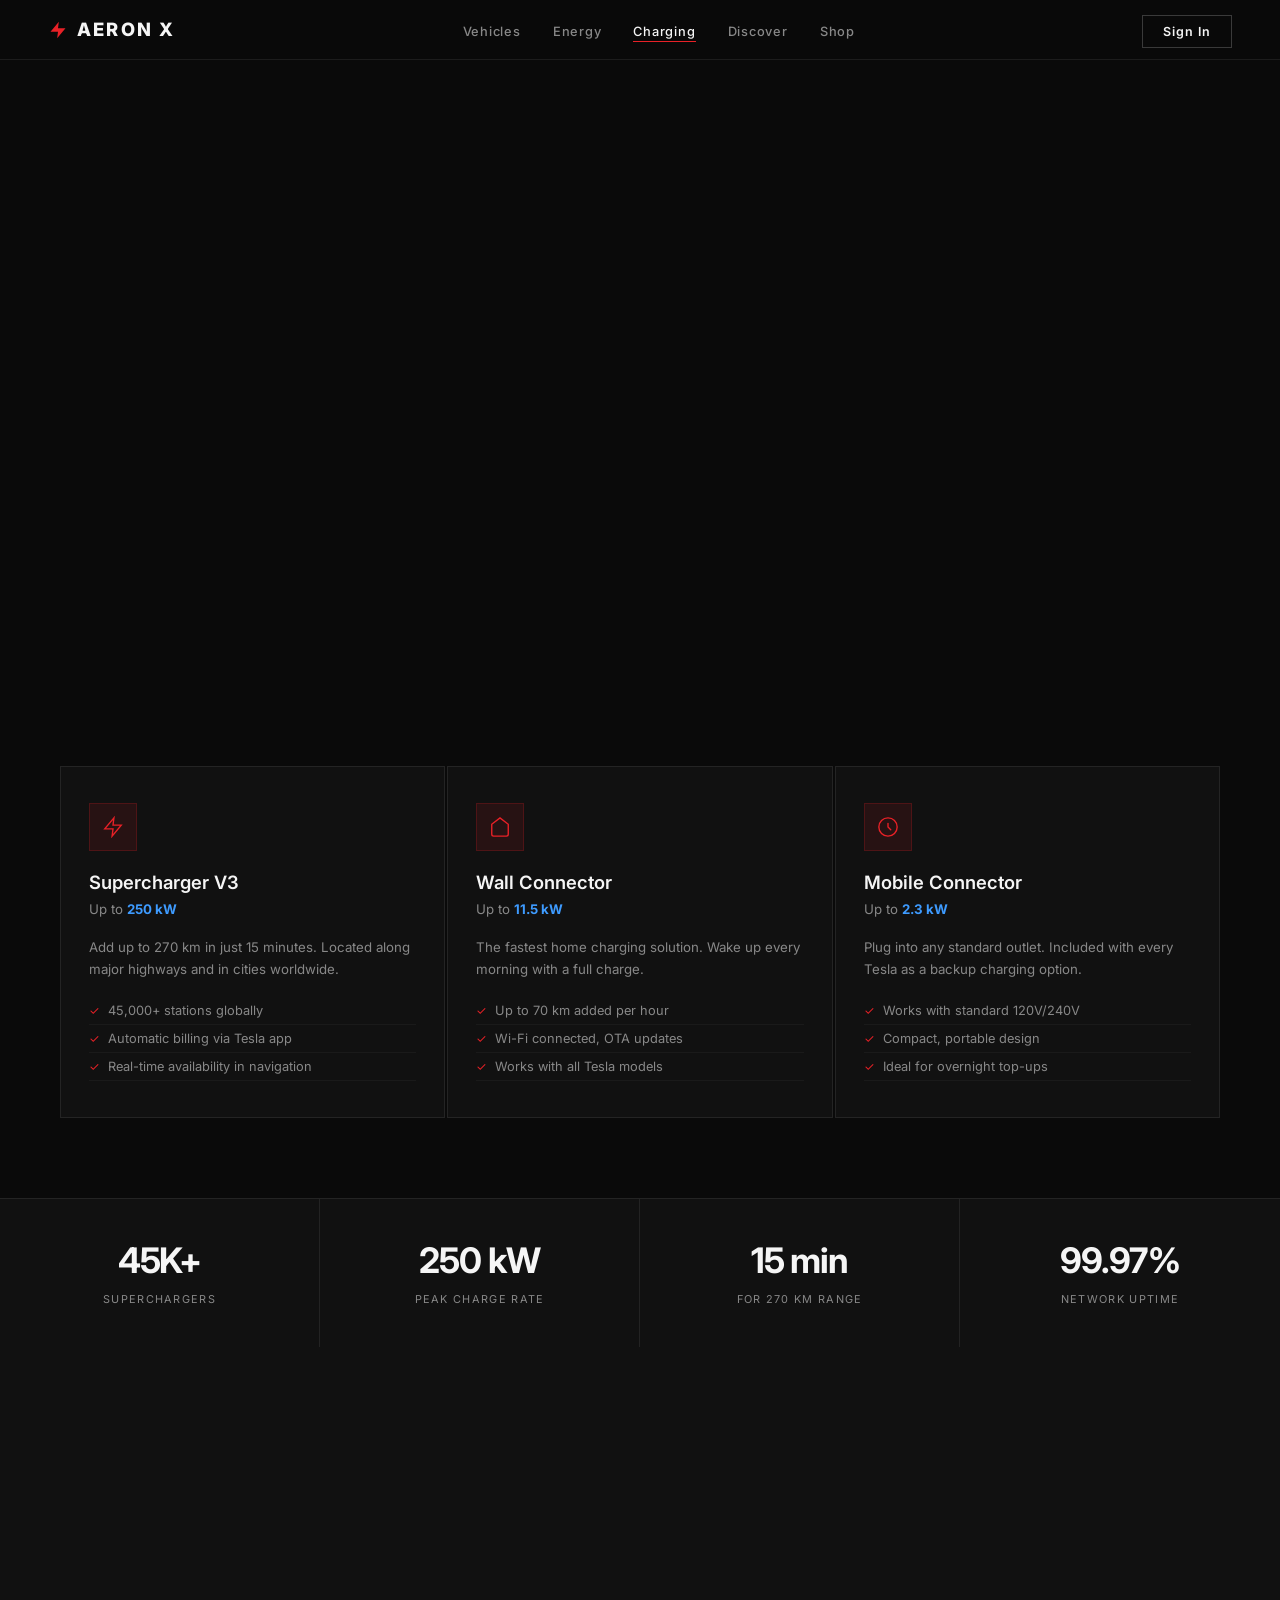
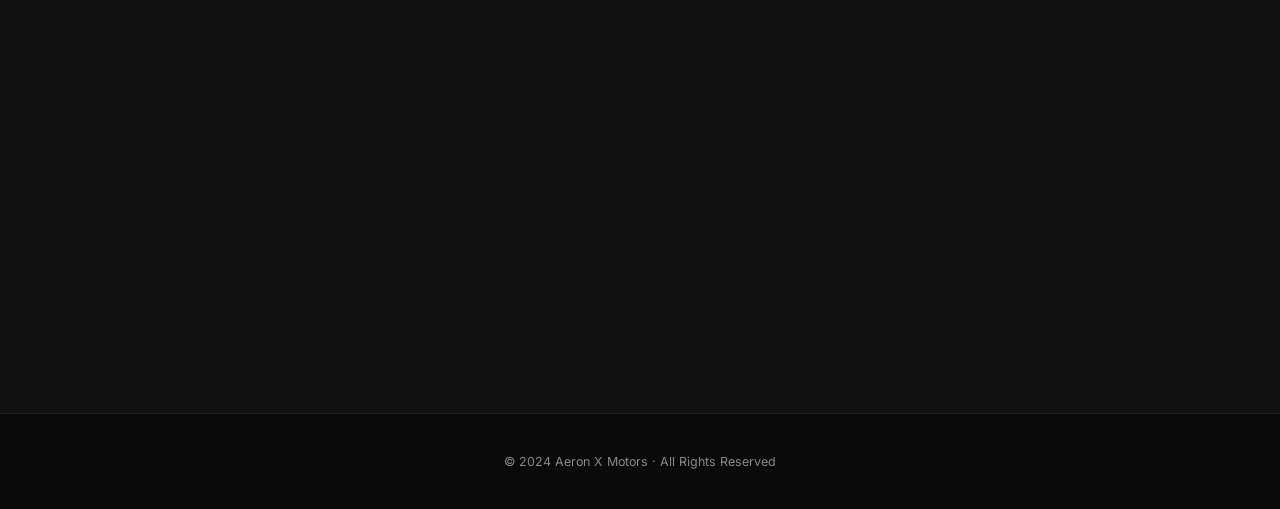
<file: charging.html>
<!DOCTYPE html>
<html lang="en">
<head>
  <meta charset="UTF-8"/>
  <meta name="viewport" content="width=device-width, initial-scale=1.0"/>
  <title>Aeron X Charging</title>
  <link href="https://fonts.googleapis.com/css2?family=Inter:wght@300;400;500;600;700&display=swap" rel="stylesheet"/>
  <link rel="stylesheet" href="main.css"/>
  <link rel="stylesheet" href="pages.css"/>
</head>
<body>
  <nav class="nav">
    <a href="index.html" class="nav-brand"><span class="brand-logo"><svg viewBox="0 0 24 24" fill="currentColor" height="20" width="20"><path d="M13 2L3 14h9l-1 8 10-12h-9l1-8z"/></svg>Aeron X</span></a>
    <ul class="nav-links">
      <li><a href="index.html">Vehicles</a></li>
      <li><a href="energy.html">Energy</a></li>
      <li><a href="charging.html" class="active">Charging</a></li>
      <li><a href="discover.html">Discover</a></li>
      <li><a href="shop.html">Shop</a></li>
    </ul>
    <div class="nav-actions"><a href="signin.html" class="nav-btn">Sign In</a></div>
  </nav>

  <section class="page-hero" style="background-image:url('https://images.unsplash.com/photo-1593941707882-a5bba14938c7?w=1800&q=85')">
    <div class="page-hero-overlay"></div>
    <div class="page-hero-content">
      <p class="page-eyebrow">Charging Network</p>
      <h1>Charge Anywhere</h1>
      <p>The world's largest and fastest EV charging network.</p>
    </div>
  </section>

  <section class="page-section">
    <div class="charging-types">
      <div class="charge-card">
        <div class="charge-icon">
          <svg viewBox="0 0 24 24" fill="none" stroke="currentColor" stroke-width="1.5" stroke-linecap="round"><path d="M13 2L3 14h9l-1 8 10-12h-9l1-8z"/></svg>
        </div>
        <h3>Supercharger V3</h3>
        <p class="charge-speed">Up to <strong>250 kW</strong></p>
        <p>Add up to 270 km in just 15 minutes. Located along major highways and in cities worldwide.</p>
        <ul class="charge-list">
          <li>45,000+ stations globally</li>
          <li>Automatic billing via Tesla app</li>
          <li>Real-time availability in navigation</li>
        </ul>
      </div>
      <div class="charge-card">
        <div class="charge-icon">
          <svg viewBox="0 0 24 24" fill="none" stroke="currentColor" stroke-width="1.5" stroke-linecap="round"><path d="M3 9l9-7 9 7v11a2 2 0 0 1-2 2H5a2 2 0 0 1-2-2z"/></svg>
        </div>
        <h3>Wall Connector</h3>
        <p class="charge-speed">Up to <strong>11.5 kW</strong></p>
        <p>The fastest home charging solution. Wake up every morning with a full charge.</p>
        <ul class="charge-list">
          <li>Up to 70 km added per hour</li>
          <li>Wi-Fi connected, OTA updates</li>
          <li>Works with all Tesla models</li>
        </ul>
      </div>
      <div class="charge-card">
        <div class="charge-icon">
          <svg viewBox="0 0 24 24" fill="none" stroke="currentColor" stroke-width="1.5" stroke-linecap="round"><circle cx="12" cy="12" r="10"/><path d="M12 8v4l3 3"/></svg>
        </div>
        <h3>Mobile Connector</h3>
        <p class="charge-speed">Up to <strong>2.3 kW</strong></p>
        <p>Plug into any standard outlet. Included with every Tesla as a backup charging option.</p>
        <ul class="charge-list">
          <li>Works with standard 120V/240V</li>
          <li>Compact, portable design</li>
          <li>Ideal for overnight top-ups</li>
        </ul>
      </div>
    </div>
  </section>

  <section class="page-stats">
    <div class="stat-item"><span class="stat-val">45K+</span><span class="stat-key">Superchargers</span></div>
    <div class="stat-item"><span class="stat-val">250 kW</span><span class="stat-key">Peak Charge Rate</span></div>
    <div class="stat-item"><span class="stat-val">15 min</span><span class="stat-key">For 270 km Range</span></div>
    <div class="stat-item"><span class="stat-val">99.97%</span><span class="stat-key">Network Uptime</span></div>
  </section>

  <!-- Range Calculator -->
  <section class="page-section" style="background:var(--bg2)">
    <h2 class="page-section-title reveal">Range Calculator</h2>
    <div style="max-width:600px;margin:0 auto" class="reveal">
      <div style="margin-bottom:28px">
        <label style="font-size:.72rem;letter-spacing:.14em;text-transform:uppercase;color:#888;display:block;margin-bottom:12px">Select Vehicle</label>
        <div style="display:flex;gap:8px;flex-wrap:wrap" id="rangeCarBtns">
          <button class="range-car-btn active" data-range="533" data-name="Model Y"    style="padding:8px 16px;background:rgba(255,255,255,.06);border:1px solid rgba(255,255,255,.15);color:#fff;font-size:.78rem;font-family:'Inter',sans-serif;cursor:pointer;transition:all .2s">Model Y</button>
          <button class="range-car-btn" data-range="602" data-name="Model 3"   style="padding:8px 16px;background:transparent;border:1px solid rgba(255,255,255,.08);color:#888;font-size:.78rem;font-family:'Inter',sans-serif;cursor:pointer;transition:all .2s">Model 3</button>
          <button class="range-car-btn" data-range="637" data-name="Model S"   style="padding:8px 16px;background:transparent;border:1px solid rgba(255,255,255,.08);color:#888;font-size:.78rem;font-family:'Inter',sans-serif;cursor:pointer;transition:all .2s">Model S</button>
          <button class="range-car-btn" data-range="547" data-name="Model X"   style="padding:8px 16px;background:transparent;border:1px solid rgba(255,255,255,.08);color:#888;font-size:.78rem;font-family:'Inter',sans-serif;cursor:pointer;transition:all .2s">Model X</button>
          <button class="range-car-btn" data-range="1000" data-name="Roadster" style="padding:8px 16px;background:transparent;border:1px solid rgba(255,255,255,.08);color:#888;font-size:.78rem;font-family:'Inter',sans-serif;cursor:pointer;transition:all .2s">Roadster</button>
        </div>
      </div>

      <div style="margin-bottom:28px">
        <label style="font-size:.72rem;letter-spacing:.14em;text-transform:uppercase;color:#888;display:flex;justify-content:space-between;margin-bottom:12px">
          <span>Battery Level</span><span id="battLabel" style="color:#fff">100%</span>
        </label>
        <input type="range" id="battSlider" min="10" max="100" value="100" style="width:100%;accent-color:#e82127;cursor:pointer"/>
      </div>

      <div style="margin-bottom:28px">
        <label style="font-size:.72rem;letter-spacing:.14em;text-transform:uppercase;color:#888;display:flex;justify-content:space-between;margin-bottom:12px">
          <span>Speed</span><span id="speedLabel" style="color:#fff">100 km/h</span>
        </label>
        <input type="range" id="speedSlider" min="60" max="200" value="100" style="width:100%;accent-color:#3e9bff;cursor:pointer"/>
      </div>

      <!-- Result display -->
      <div style="background:var(--bg3);border:1px solid rgba(255,255,255,.08);padding:28px;text-align:center;border-left:2px solid #e82127">
        <div style="font-size:.68rem;letter-spacing:.2em;text-transform:uppercase;color:#888;margin-bottom:8px">Estimated Range</div>
        <div id="rangeResult" style="font-size:3.5rem;font-weight:700;letter-spacing:-.04em;line-height:1;transition:all .3s">533 <span style="font-size:1.2rem;font-weight:400;color:#888">km</span></div>
        <div id="rangeBar" style="height:4px;background:rgba(255,255,255,.06);margin-top:20px;border-radius:2px;overflow:hidden">
          <div id="rangeBarFill" style="height:100%;background:linear-gradient(90deg,#e82127,#3e9bff);width:100%;transition:width .5s cubic-bezier(.16,1,.3,1)"></div>
        </div>
        <div id="rangeNote" style="font-size:.72rem;color:#555;margin-top:10px">Based on ideal conditions</div>
      </div>
    </div>
  </section>

  <script>
    let baseRange = 533, maxRange = 533;
    function calcRange() {
      const batt  = parseInt(document.getElementById('battSlider').value);
      const speed = parseInt(document.getElementById('speedSlider').value);
      // Speed efficiency: optimal ~90km/h, degrades at higher speeds
      const speedFactor = Math.max(0.4, 1 - Math.pow((speed - 90) / 200, 2) * 0.6);
      const result = Math.round(baseRange * (batt / 100) * speedFactor);
      document.getElementById('battLabel').textContent  = batt + '%';
      document.getElementById('speedLabel').textContent = speed + ' km/h';
      document.getElementById('rangeResult').innerHTML  = result + ' <span style="font-size:1.2rem;font-weight:400;color:#888">km</span>';
      document.getElementById('rangeBarFill').style.width = (result / maxRange * 100) + '%';
      const note = speed > 140 ? 'High speed reduces range significantly' : speed < 80 ? 'Low speed maximises efficiency' : 'Based on ideal conditions';
      document.getElementById('rangeNote').textContent = note;
    }
    document.getElementById('battSlider').addEventListener('input', calcRange);
    document.getElementById('speedSlider').addEventListener('input', calcRange);
    document.querySelectorAll('.range-car-btn').forEach(btn => {
      btn.addEventListener('click', () => {
        document.querySelectorAll('.range-car-btn').forEach(b => {
          b.style.background = 'transparent'; b.style.borderColor = 'rgba(255,255,255,.08)'; b.style.color = '#888'; b.classList.remove('active');
        });
        btn.style.background = 'rgba(255,255,255,.06)'; btn.style.borderColor = 'rgba(255,255,255,.15)'; btn.style.color = '#fff'; btn.classList.add('active');
        baseRange = maxRange = parseInt(btn.dataset.range);
        calcRange();
      });
    });
  </script>

  <footer class="footer"><p>© 2024 Aeron X Motors · All Rights Reserved</p></footer>
</body>
</html>
</file>
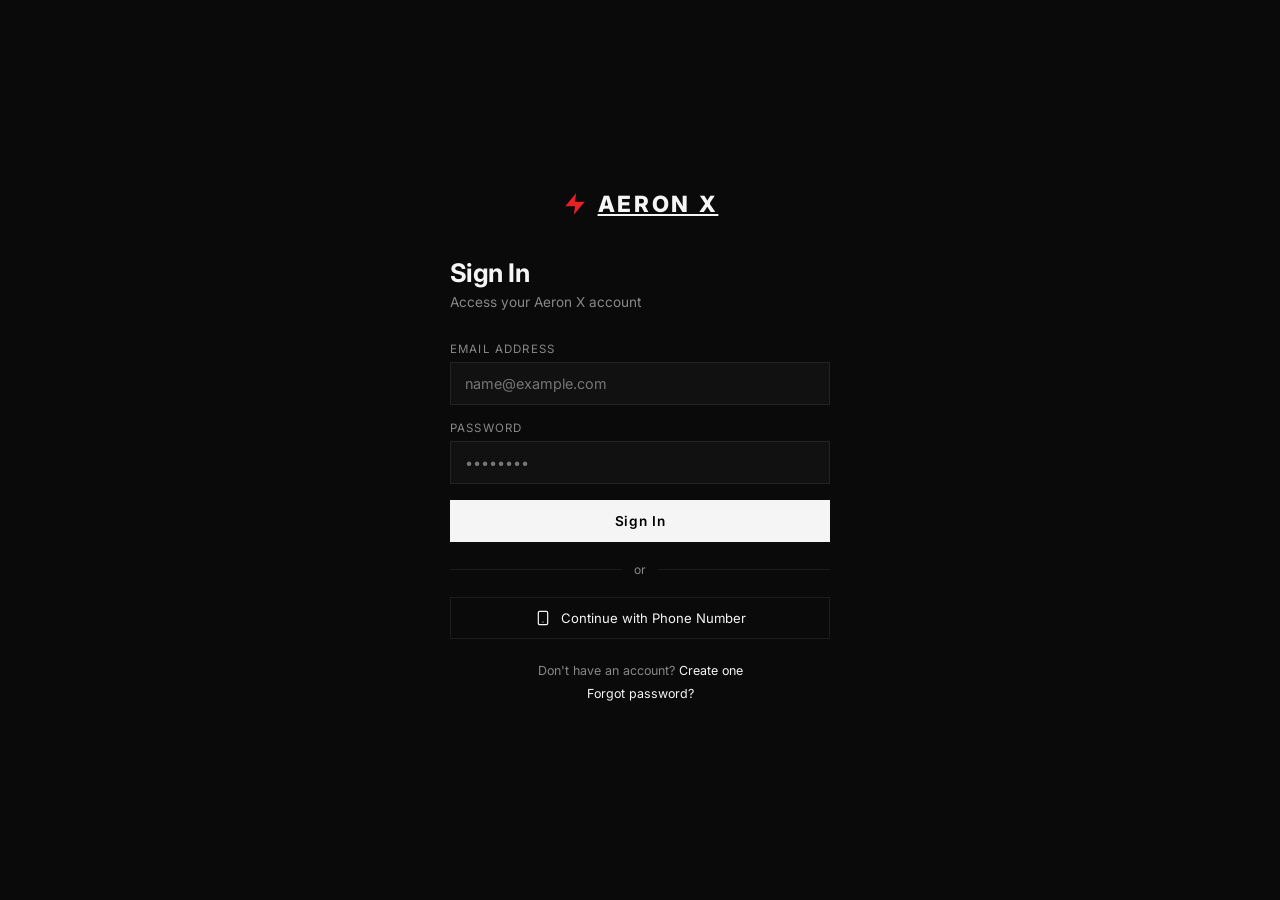
<file: signin.html>
<!DOCTYPE html>
<html lang="en">
<head>
  <meta charset="UTF-8"/>
  <meta name="viewport" content="width=device-width, initial-scale=1.0"/>
  <title>Aeron X — Sign In</title>
  <link href="https://fonts.googleapis.com/css2?family=Inter:wght@300;400;500;600;700&display=swap" rel="stylesheet"/>
  <link rel="stylesheet" href="main.css"/>
  <link rel="stylesheet" href="pages.css"/>
</head>
<body class="signin-page">
  <a href="index.html" class="signin-logo">
    <span class="brand-logo" style="font-size:1.4rem;gap:10px"><svg viewBox="0 0 24 24" fill="currentColor" height="26" width="26"><path d="M13 2L3 14h9l-1 8 10-12h-9l1-8z"/></svg>Aeron X</span>
  </a>

  <div class="signin-card">
    <h2>Sign In</h2>
    <p class="signin-sub">Access your Aeron X account</p>

    <form class="signin-form" onsubmit="return false">
      <div class="form-group">
        <label>Email Address</label>
        <input type="email" placeholder="name@example.com" autocomplete="email"/>
      </div>
      <div class="form-group">
        <label>Password</label>
        <input type="password" placeholder="••••••••" autocomplete="current-password"/>
      </div>
      <button type="submit" class="signin-submit">Sign In</button>
    </form>

    <div class="signin-divider"><span>or</span></div>

    <button class="signin-alt">
      <svg viewBox="0 0 24 24" fill="none" stroke="currentColor" stroke-width="1.8" stroke-linecap="round" width="16" height="16"><rect x="5" y="2" width="14" height="20" rx="2"/><line x1="12" y1="18" x2="12" y2="18.01"/></svg>
      Continue with Phone Number
    </button>

    <p class="signin-footer">
      Don't have an account? <a href="#">Create one</a>
    </p>
    <p class="signin-footer"><a href="#">Forgot password?</a></p>
  </div>
</body>
</html>
</file>
<file: main.css>
*, *::before, *::after { box-sizing: border-box; margin: 0; padding: 0; }

:root {
  --bg:      #0a0a0a;
  --bg2:     #111;
  --bg3:     #1a1a1a;
  --text:    #f5f5f5;
  --muted:   #888;
  --border:  rgba(255,255,255,0.08);
  --accent:  #e82127;   /* Tesla red */
  --accent2: #3e9bff;   /* electric blue highlight */
  --radius:  4px;
}

html { scroll-behavior: smooth; }
body { font-family: 'Inter', sans-serif; background: var(--bg); color: var(--text); overflow-x: hidden; }

/* ── NAV ── */
.nav {
  position: fixed; top: 0; width: 100%; z-index: 100;
  display: flex; align-items: center; justify-content: space-between;
  padding: 0 48px; height: 60px;
  background: rgba(10,10,10,0.88); backdrop-filter: blur(20px);
  border-bottom: 1px solid var(--border);
}
.nav-brand { color: var(--text); text-decoration: none; display: flex; align-items: center; }
.brand-logo {
  display: flex; align-items: center; gap: 9px;
  font-size: 1.15rem; font-weight: 800; letter-spacing: .12em;
  text-transform: uppercase; color: var(--text); line-height: 1;
}
.brand-logo svg { color: var(--accent); flex-shrink: 0; }
.nav-links { list-style: none; display: flex; gap: 32px; }
.nav-links a {
  color: var(--muted); text-decoration: none; font-size: .8rem;
  font-weight: 500; letter-spacing: .06em; transition: color .2s;
  position: relative; padding-bottom: 3px;
}
.nav-links a::after {
  content: ''; position: absolute; bottom: 0; left: 0;
  width: 0; height: 1px; background: var(--accent); transition: width .25s;
}
.nav-links a:hover { color: var(--text); }
.nav-links a:hover::after, .nav-links a.active::after { width: 100%; }
.nav-links a.active { color: var(--text); }
.nav-btn {
  color: var(--text); text-decoration: none; font-size: .78rem;
  font-weight: 600; padding: 8px 20px; border: 1px solid rgba(255,255,255,0.2);
  letter-spacing: .08em; transition: all .2s;
}
.nav-btn:hover { border-color: var(--text); background: rgba(255,255,255,0.05); }

/* ── HERO ── */
.hero { position: relative; height: 100vh; display: flex; align-items: flex-end; justify-content: center; padding-bottom: 80px; overflow: hidden; }
.hero-bg { position: absolute; inset: 0; }
.hero-bg img { width: 100%; height: 100%; object-fit: cover; }
.hero-overlay { position: absolute; inset: 0; background: linear-gradient(to top, rgba(10,10,10,0.9) 0%, rgba(10,10,10,0.2) 60%, transparent 100%); }
.hero-content { position: relative; text-align: center; }
.hero-content h1 { font-size: clamp(2.8rem, 6vw, 5rem); font-weight: 700; letter-spacing: -.03em; margin-bottom: 12px; }
.hero-content p { color: var(--muted); font-size: 1.1rem; margin-bottom: 32px; }
.btn-primary {
  display: inline-block; padding: 14px 40px; background: var(--text); color: #000;
  text-decoration: none; font-size: .85rem; font-weight: 600; letter-spacing: .06em;
  transition: background .2s, transform .2s;
}
.btn-primary:hover { background: #ddd; transform: translateY(-2px); }

/* ── VEHICLES SECTION ── */
.vehicles-section { padding: 90px 48px; }
.section-title {
  font-size: 2rem; font-weight: 700; margin-bottom: 12px; letter-spacing: -.02em;
}
.section-title::after {
  content: ''; display: block; width: 44px; height: 2px;
  background: var(--accent); margin-top: 12px; margin-bottom: 44px;
}
.vehicles-grid { display: grid; grid-template-columns: repeat(auto-fill, minmax(320px, 1fr)); gap: 2px; }

/* Vehicle card */
.vehicle-card {
  position: relative; overflow: hidden; background: var(--bg2);
  border: 1px solid var(--border); cursor: pointer;
  transition: border-color .3s;
}
.vehicle-card:hover { border-color: rgba(255,255,255,0.2); }
/* Single card image */
.vehicle-card img { width: 100%; aspect-ratio: 16/9; object-fit: cover; display: block; transition: transform .5s; }
.vehicle-card:hover img { transform: scale(1.04); }
.card-body { padding: 20px 24px 24px; }
.card-badge { font-size: .65rem; letter-spacing: .15em; text-transform: uppercase; color: var(--accent); margin-bottom: 8px; }
.card-name { font-size: 1.4rem; font-weight: 600; letter-spacing: -.02em; margin-bottom: 6px; }
.card-sub { font-size: .82rem; color: var(--muted); margin-bottom: 8px; }
.card-desc { font-size: .78rem; color: var(--muted); line-height: 1.6; margin-bottom: 14px; }
.card-price { font-size: .85rem; font-weight: 600; color: var(--text); margin-bottom: 14px; }
.card-specs { display: flex; gap: 16px; margin-bottom: 14px; flex-wrap: wrap; }
.card-spec { display: flex; flex-direction: column; }
.card-spec-val { font-size: 1.1rem; font-weight: 600; }
.card-spec-key { font-size: .68rem; color: var(--muted); letter-spacing: .08em; text-transform: uppercase; margin-top: 2px; }
.card-actions { display: flex; gap: 10px; }
.btn-view3d {
  flex: 1; padding: 11px 0; background: var(--text); color: #000; border: none;
  font-size: .8rem; font-weight: 600; letter-spacing: .06em; cursor: pointer;
  transition: background .2s; text-align: center; text-decoration: none; display: block;
}
.btn-view3d:hover { background: #ddd; }
.btn-learn {
  padding: 11px 20px; background: transparent; color: var(--text);
  border: 1px solid var(--border); font-size: .8rem; font-weight: 500;
  cursor: pointer; transition: border-color .2s; text-decoration: none; display: block;
}
.btn-learn:hover { border-color: rgba(255,255,255,0.3); }

/* ── FOOTER ── */
.footer { padding: 40px; border-top: 1px solid var(--border); text-align: center; color: var(--muted); font-size: .78rem; }

/* ══════════════════════════════════════════════════════════
   VIEWER PAGE
══════════════════════════════════════════════════════════ */
.viewer-page { overflow: hidden; height: 100vh; display: flex; flex-direction: column; }

.viewer-header {
  display: flex; align-items: center; gap: 16px;
  padding: 0 24px; height: 52px; flex-shrink: 0;
  background: rgba(10,10,10,0.95); border-bottom: 1px solid var(--border);
  z-index: 50;
}
.back-btn { color: var(--muted); display: flex; align-items: center; transition: color .2s; }
.back-btn:hover { color: var(--text); }
.back-btn svg { width: 20px; height: 20px; }
.viewer-brand { color: var(--text); display: flex; align-items: center; }
.viewer-model-name { font-size: .85rem; font-weight: 500; color: var(--muted); margin-left: 4px; }
.fullscreen-btn { margin-left: auto; background: none; border: none; color: var(--muted); cursor: pointer; display: flex; align-items: center; padding: 6px; transition: color .2s; }
.fullscreen-btn:hover { color: var(--text); }
.fullscreen-btn svg { width: 18px; height: 18px; }

/* Split layout */
.viewer-layout { display: flex; flex: 1; overflow: hidden; }

/* Canvas side */
.canvas-side {
  flex: 1; position: relative; background: #050505;
  background: radial-gradient(ellipse at 50% 60%, #0d1a2e 0%, #050505 70%);
}
#c3d { width: 100%; height: 100%; display: block; cursor: grab; outline: none; }
#c3d:active { cursor: grabbing; }

/* Loader */
.loader {
  position: absolute; inset: 0; display: flex; flex-direction: column;
  align-items: center; justify-content: center; gap: 16px;
  background: #050505; z-index: 10; transition: opacity .5s;
}
.loader.hidden { opacity: 0; pointer-events: none; }
.loader-ring {
  width: 44px; height: 44px; border-radius: 50%;
  border: 2px solid var(--border); border-top-color: var(--text);
  animation: spin .8s linear infinite;
}
@keyframes spin { to { transform: rotate(360deg); } }
.loader p { font-size: .82rem; color: var(--muted); letter-spacing: .08em; }

/* Camera presets */
.camera-presets {
  position: absolute; bottom: 24px; left: 50%; transform: translateX(-50%);
  display: flex; gap: 6px;
  background: rgba(10,10,10,0.8); backdrop-filter: blur(12px);
  border: 1px solid var(--border); padding: 6px;
}
.preset-btn {
  display: flex; flex-direction: column; align-items: center; gap: 4px;
  padding: 8px 14px; background: none; border: none; color: var(--muted);
  cursor: pointer; font-size: .62rem; letter-spacing: .08em; text-transform: uppercase;
  font-family: 'Inter', sans-serif; transition: color .2s, background .2s;
}
.preset-btn svg { width: 16px; height: 16px; }
.preset-btn:hover, .preset-btn.active { color: var(--text); background: rgba(255,255,255,0.06); }
.preset-btn.active { color: var(--text); }

.canvas-hint {
  position: absolute; bottom: 24px; right: 20px;
  font-size: .62rem; color: rgba(255,255,255,0.25); letter-spacing: .05em;
}

/* Info panel */
.info-panel {
  width: 380px; flex-shrink: 0;
  background: var(--bg); border-left: 1px solid var(--border);
  overflow: hidden; display: flex; flex-direction: column;
}
.panel-scroll { flex: 1; overflow-y: auto; padding: 32px 28px 40px; }
.panel-scroll::-webkit-scrollbar { width: 4px; }
.panel-scroll::-webkit-scrollbar-track { background: transparent; }
.panel-scroll::-webkit-scrollbar-thumb { background: var(--border); border-radius: 2px; }

.panel-eyebrow { font-size: .68rem; letter-spacing: .18em; text-transform: uppercase; color: var(--accent); margin-bottom: 8px; }
.panel-title { font-size: 2.4rem; font-weight: 700; letter-spacing: -.03em; line-height: 1; margin-bottom: 8px; }
.panel-tagline { font-size: .88rem; color: var(--muted); margin-bottom: 6px; line-height: 1.6; }
.panel-price { font-size: .82rem; font-weight: 600; color: var(--accent); margin-bottom: 22px; letter-spacing: .04em; }

/* Specs row */
.specs-row { display: grid; grid-template-columns: 1fr 1fr; gap: 1px; margin-bottom: 28px; background: var(--border); }
.spec-item { background: var(--bg); padding: 16px 14px; }
.spec-val { display: block; font-size: 1.5rem; font-weight: 700; letter-spacing: -.02em; line-height: 1; }
.spec-val small { font-size: .75rem; font-weight: 400; color: var(--muted); margin-left: 2px; }
.spec-key { display: block; font-size: .65rem; color: var(--muted); letter-spacing: .1em; text-transform: uppercase; margin-top: 4px; }

/* Config section */
.config-section { margin-bottom: 28px; }
.config-title { font-size: .72rem; letter-spacing: .14em; text-transform: uppercase; color: var(--muted); margin-bottom: 14px; font-weight: 500; }
.color-grid { display: flex; gap: 10px; margin-bottom: 10px; }
.color-swatch {
  width: 30px; height: 30px; border-radius: 50%; border: 2px solid transparent;
  cursor: pointer; transition: transform .2s, border-color .2s, box-shadow .2s;
}
.color-swatch:hover { transform: scale(1.15); }
.color-swatch.active { border-color: var(--text); box-shadow: 0 0 0 3px rgba(255,255,255,0.15); }
.color-name { font-size: .78rem; color: var(--text); font-weight: 500; }

/* Features accordion */
.features-list { margin-bottom: 32px; border-top: 1px solid var(--border); }
.feat-group { border-bottom: 1px solid var(--border); }
.feat-group[open] .chevron { transform: rotate(180deg); }
.feat-summary {
  display: flex; align-items: center; gap: 10px;
  padding: 14px 0; cursor: pointer; list-style: none;
  font-size: .85rem; font-weight: 500; user-select: none;
}
.feat-summary::-webkit-details-marker { display: none; }
.feat-summary svg:first-child { width: 16px; height: 16px; color: var(--muted); flex-shrink: 0; }
.chevron { width: 16px; height: 16px; margin-left: auto; color: var(--muted); transition: transform .25s; flex-shrink: 0; }
.feat-items { list-style: none; padding: 0 0 16px 26px; }
.feat-items li { font-size: .82rem; color: var(--muted); padding: 5px 0; border-bottom: 1px solid rgba(255,255,255,0.04); line-height: 1.5; }
.feat-items li:last-child { border-bottom: none; }
.feat-items li::before { content: '—'; margin-right: 8px; color: var(--accent); font-size: .7rem; }

/* Order button */
.order-btn {
  display: block; width: 100%; padding: 14px; text-align: center;
  background: var(--text); color: #000; text-decoration: none;
  font-size: .82rem; font-weight: 600; letter-spacing: .08em;
  transition: background .2s;
}
.order-btn:hover { background: #ddd; }

/* Camera transition */
.canvas-side.transitioning #c3d { opacity: 0.5; transition: opacity .25s; }
.canvas-side #c3d { transition: opacity .25s; }

/* Auto-rotate indicator */
.autorotate-badge {
  position: absolute; top: 16px; left: 50%; transform: translateX(-50%);
  display: flex; align-items: center; gap: 6px;
  padding: 5px 14px; background: rgba(10,10,10,0.75); backdrop-filter: blur(8px);
  border: 1px solid var(--border); font-size: .62rem; color: var(--muted);
  letter-spacing: .1em; text-transform: uppercase; pointer-events: none;
  opacity: 0; transition: opacity .4s; white-space: nowrap;
}
.autorotate-badge.visible { opacity: 1; }
.autorotate-badge svg { width: 11px; height: 11px; animation: spin 2s linear infinite; }

/* Part highlight buttons */
.part-btns { display: grid; grid-template-columns: 1fr 1fr; gap: 6px; }
.part-btn {
  display: flex; align-items: center; gap: 7px;
  padding: 9px 12px; background: var(--bg3); border: 1px solid var(--border);
  color: var(--muted); font-size: .75rem; font-family: 'Inter', sans-serif;
  cursor: pointer; transition: all .2s; letter-spacing: .04em;
}
.part-btn svg { width: 14px; height: 14px; flex-shrink: 0; }
.part-btn:hover { color: var(--text); border-color: rgba(255,255,255,0.2); background: rgba(255,255,255,0.04); }
.part-btn.active { border-color: var(--accent2); color: var(--accent2); background: rgba(62,155,255,0.08); }

/* View context panel */
.view-context {
  margin-bottom: 20px; padding: 14px 16px;
  background: var(--bg3); border: 1px solid var(--border);
  border-left: 2px solid var(--accent2);
  font-size: .8rem; color: var(--muted); line-height: 1.6;
  transition: all .3s;
}
.view-context:empty { display: none; }
.view-context strong { color: var(--text); display: block; margin-bottom: 4px; font-size: .82rem; }

/* ── RESPONSIVE ── */
@media (max-width: 900px) {
  .nav-links { display: none; }
  .nav { padding: 0 20px; }
  .vehicles-section { padding: 60px 20px; }
  .viewer-layout { flex-direction: column; }
  .info-panel { width: 100%; height: 45vh; border-left: none; border-top: 1px solid var(--border); }
  .canvas-side { height: 55vh; }
  .camera-presets { bottom: 12px; }
  .canvas-hint { display: none; }
}
</file>
<file: pages.css>
/* ── Shared nav active state ── */
.nav-links a.active { color: var(--text); }

/* ── Scroll reveal ── */
.reveal {
  opacity: 0; transform: translateY(28px);
  transition: opacity .65s ease, transform .65s ease;
}
.reveal.visible { opacity: 1; transform: translateY(0); }

/* ── Page Hero ── */
.page-hero {
  position: relative; height: 70vh; min-height: 480px;
  display: flex; align-items: flex-end; padding-bottom: 80px;
  background-size: cover; background-position: center;
  margin-top: 56px;
}
.page-hero-overlay { position: absolute; inset: 0; background: linear-gradient(to top, rgba(10,10,10,.92) 0%, rgba(10,10,10,.3) 60%, transparent 100%); }
.page-hero-content { position: relative; padding: 0 60px; }
.page-eyebrow { font-size: .7rem; letter-spacing: .2em; text-transform: uppercase; color: var(--accent); margin-bottom: 12px; }
.page-hero-content h1 { font-size: clamp(2.4rem, 5vw, 4.5rem); font-weight: 700; letter-spacing: -.03em; margin-bottom: 12px; }
.page-hero-content p { color: var(--muted); font-size: 1rem; max-width: 520px; }

/* ── Page Section ── */
.page-section { padding: 80px 60px; }
.page-section-title { font-size: 1.6rem; font-weight: 600; letter-spacing: -.02em; margin-bottom: 40px; }

/* ── Page Grid (cards) ── */
.page-grid { display: grid; grid-template-columns: repeat(auto-fill, minmax(280px, 1fr)); gap: 2px; }
.page-card { background: var(--bg2); border: 1px solid var(--border); overflow: hidden; transition: border-color .3s; }
.page-card:hover { border-color: rgba(255,255,255,0.18); }
.page-card img { width: 100%; aspect-ratio: 16/9; object-fit: cover; display: block; transition: transform .5s; }
.page-card:hover img { transform: scale(1.04); }
.page-card-body { padding: 20px 22px 24px; }
.page-badge { font-size: .62rem; letter-spacing: .15em; text-transform: uppercase; color: var(--accent); display: block; margin-bottom: 8px; }
.page-card-body h3 { font-size: 1.15rem; font-weight: 600; margin-bottom: 8px; letter-spacing: -.01em; }
.page-card-body p { font-size: .83rem; color: var(--muted); line-height: 1.65; margin-bottom: 16px; }
.page-link { font-size: .8rem; color: var(--text); text-decoration: none; font-weight: 500; transition: opacity .2s; }
.page-link:hover { opacity: .7; }

/* ── Stats bar ── */
.page-stats { display: grid; grid-template-columns: repeat(4, 1fr); background: var(--bg2); border-top: 1px solid var(--border); }
.stat-item { padding: 40px 24px; text-align: center; border-right: 1px solid var(--border); }
.stat-item:last-child { border-right: none; }
.stat-val { display: block; font-size: 2.2rem; font-weight: 700; letter-spacing: -.03em; margin-bottom: 6px; }
.stat-key { font-size: .68rem; color: var(--muted); letter-spacing: .12em; text-transform: uppercase; }

/* ── Charging page ── */
.charging-types { display: grid; grid-template-columns: repeat(auto-fit, minmax(280px, 1fr)); gap: 2px; }
.charge-card { background: var(--bg2); border: 1px solid var(--border); padding: 36px 28px; transition: border-color .3s; }
.charge-card:hover { border-color: rgba(255,255,255,0.18); }
.charge-icon { width: 48px; height: 48px; display: flex; align-items: center; justify-content: center; background: rgba(232,33,39,0.1); border: 1px solid rgba(232,33,39,0.2); margin-bottom: 20px; }
.charge-icon svg { width: 22px; height: 22px; stroke: var(--accent); }
.charge-card h3 { font-size: 1.15rem; font-weight: 600; margin-bottom: 6px; }
.charge-speed { font-size: .85rem; color: var(--muted); margin-bottom: 14px; }
.charge-speed strong { color: var(--text); }
.charge-card > p { font-size: .83rem; color: var(--muted); line-height: 1.65; margin-bottom: 16px; }
.charge-list { list-style: none; padding: 0; }
.charge-list li { font-size: .8rem; color: var(--muted); padding: 6px 0; border-bottom: 1px solid rgba(255,255,255,0.04); }
.charge-list li::before { content: '✓'; color: var(--accent); margin-right: 8px; font-size: .75rem; }

/* ── Discover mission block ── */
.mission-block { max-width: 700px; margin: 0 auto; text-align: center; padding: 20px 0 40px; }
.mission-block p { font-size: 1.3rem; font-weight: 300; line-height: 1.7; color: var(--text); margin-bottom: 16px; font-style: italic; }
.mission-block span { font-size: .78rem; color: var(--muted); letter-spacing: .1em; text-transform: uppercase; }

/* ── Shop page ── */
.shop-header { padding: 100px 60px 40px; border-bottom: 1px solid var(--border); }
.shop-header h1 { font-size: 2.4rem; font-weight: 700; letter-spacing: -.03em; margin-bottom: 8px; }
.shop-header p { color: var(--muted); font-size: .9rem; }
.shop-filters { display: flex; gap: 8px; margin-bottom: 40px; flex-wrap: wrap; }
.filter-btn { padding: 8px 20px; background: transparent; border: 1px solid var(--border); color: var(--muted); font-size: .78rem; font-family: 'Inter', sans-serif; cursor: pointer; transition: all .2s; letter-spacing: .06em; }
.filter-btn:hover, .filter-btn.active { border-color: rgba(255,255,255,0.3); color: var(--text); background: rgba(255,255,255,0.05); }
.shop-grid { display: grid; grid-template-columns: repeat(auto-fill, minmax(240px, 1fr)); gap: 2px; }
.shop-card { background: var(--bg2); border: 1px solid var(--border); overflow: hidden; transition: border-color .3s; }
.shop-card:hover { border-color: rgba(255,255,255,0.18); }
.shop-img { overflow: hidden; aspect-ratio: 1; }
.shop-img img { width: 100%; height: 100%; object-fit: cover; transition: transform .5s; }
.shop-card:hover .shop-img img { transform: scale(1.06); }
.shop-body { padding: 16px 18px 20px; }
.shop-body h4 { font-size: .95rem; font-weight: 600; margin-bottom: 4px; }
.shop-body p { font-size: .78rem; color: var(--muted); margin-bottom: 12px; }
.shop-price { font-size: 1.1rem; font-weight: 600; margin-bottom: 12px; }
.shop-btn { width: 100%; padding: 10px; background: var(--text); color: #000; border: none; font-size: .78rem; font-weight: 600; font-family: 'Inter', sans-serif; cursor: pointer; transition: background .2s; letter-spacing: .06em; }
.shop-btn:hover { background: #ddd; }

/* ── Sign In page ── */
.signin-page { display: flex; flex-direction: column; align-items: center; justify-content: center; min-height: 100vh; padding: 40px 20px; background: var(--bg); }
.signin-logo { color: var(--text); margin-bottom: 40px; }
.signin-card { width: 100%; max-width: 380px; }
.signin-card h2 { font-size: 1.6rem; font-weight: 700; letter-spacing: -.02em; margin-bottom: 6px; }
.signin-sub { color: var(--muted); font-size: .85rem; margin-bottom: 32px; }
.signin-form { display: flex; flex-direction: column; gap: 16px; margin-bottom: 20px; }
.form-group { display: flex; flex-direction: column; gap: 6px; }
.form-group label { font-size: .72rem; letter-spacing: .1em; text-transform: uppercase; color: var(--muted); }
.form-group input { background: var(--bg2); border: 1px solid var(--border); color: var(--text); padding: 12px 14px; font-size: .9rem; font-family: 'Inter', sans-serif; outline: none; transition: border-color .2s; }
.form-group input:focus { border-color: rgba(255,255,255,0.3); }
.signin-submit { padding: 13px; background: var(--text); color: #000; border: none; font-size: .85rem; font-weight: 600; font-family: 'Inter', sans-serif; cursor: pointer; transition: background .2s; letter-spacing: .06em; }
.signin-submit:hover { background: #ddd; }
.signin-divider { display: flex; align-items: center; gap: 12px; margin: 20px 0; color: var(--muted); font-size: .75rem; }
.signin-divider::before, .signin-divider::after { content: ''; flex: 1; height: 1px; background: var(--border); }
.signin-alt { width: 100%; padding: 12px; background: transparent; border: 1px solid var(--border); color: var(--text); font-size: .82rem; font-family: 'Inter', sans-serif; cursor: pointer; display: flex; align-items: center; justify-content: center; gap: 10px; transition: border-color .2s; margin-bottom: 24px; }
.signin-alt:hover { border-color: rgba(255,255,255,0.3); }
.signin-footer { font-size: .78rem; color: var(--muted); text-align: center; margin-bottom: 8px; }
.signin-footer a { color: var(--text); text-decoration: none; }
.signin-footer a:hover { text-decoration: underline; }

/* ── Responsive ── */
@media (max-width: 768px) {
  .page-hero-content { padding: 0 24px; }
  .page-section { padding: 60px 24px; }
  .page-stats { grid-template-columns: 1fr 1fr; }
  .stat-item:nth-child(2) { border-right: none; }
  .shop-header { padding: 80px 24px 32px; }
}

/* ── Energy flow ── */
.energy-flow { display: grid; grid-template-columns: 1fr auto 1fr auto 1fr auto 1fr; align-items: center; gap: 0; margin-bottom: 20px; }
.flow-step { background: var(--bg2); border: 1px solid var(--border); padding: 28px 20px; text-align: center; transition: border-color .3s, transform .3s; }
.flow-step:hover { border-color: rgba(255,255,255,0.2); transform: translateY(-4px); }
.flow-icon { width: 44px; height: 44px; display: flex; align-items: center; justify-content: center; background: rgba(232,33,39,0.1); border: 1px solid rgba(232,33,39,0.2); margin: 0 auto 14px; }
.flow-icon svg { width: 20px; height: 20px; stroke: var(--accent); }
.flow-step h4 { font-size: .9rem; font-weight: 600; margin-bottom: 6px; }
.flow-step p { font-size: .78rem; color: var(--muted); line-height: 1.55; }
.flow-arrow { font-size: 1.4rem; color: var(--accent); padding: 0 12px; }

/* ── Energy spec row ── */
.energy-spec-row { display: flex; gap: 16px; margin-top: 12px; }
.energy-spec-row span { font-size: .75rem; color: var(--muted); }
.energy-spec-row strong { color: var(--text); }

/* ── Compatible vehicles grid ── */
.compat-grid { display: grid; grid-template-columns: repeat(4, 1fr); gap: 2px; }
.compat-card { position: relative; overflow: hidden; text-decoration: none; display: block; }
.compat-card img { width: 100%; aspect-ratio: 16/9; object-fit: cover; display: block; transition: transform .5s; }
.compat-card:hover img { transform: scale(1.06); }
.compat-card span { position: absolute; bottom: 0; left: 0; right: 0; padding: 10px 14px; background: linear-gradient(transparent, rgba(10,10,10,.85)); font-size: .82rem; font-weight: 600; color: var(--text); }

@media (max-width: 900px) {
  .energy-flow { grid-template-columns: 1fr; }
  .flow-arrow { transform: rotate(90deg); padding: 4px 0; text-align: center; }
  .compat-grid { grid-template-columns: 1fr 1fr; }
}

/* ═══════════════════════════════════════════════════════════
   CINEMATIC MICRO-INTERACTIONS — pages polish
   ═══════════════════════════════════════════════════════════ */

/* ── Filter buttons ── */
.filter-btn {
  transition: all .3s cubic-bezier(.16,1,.3,1) !important;
  position: relative; overflow: hidden;
}
.filter-btn.active {
  background: rgba(232,33,39,.1) !important;
  border-color: rgba(232,33,39,.4) !important;
  color: var(--text) !important;
  box-shadow: 0 0 16px rgba(232,33,39,.15);
}

/* ── Shop card image zoom ── */
.shop-img { overflow: hidden; }
.shop-card:hover .shop-img img { transform: scale(1.08) !important; }

/* ── Charge card icon glow on hover ── */
.charge-card:hover .charge-icon {
  background: rgba(232,33,39,.18) !important;
  box-shadow: 0 0 20px rgba(232,33,39,.2);
  transition: all .3s ease;
}

/* ── Energy flow step hover ── */
.flow-step {
  transition: border-color .3s, transform .4s cubic-bezier(.16,1,.3,1), box-shadow .4s !important;
}
.flow-step:hover {
  box-shadow: 0 12px 40px rgba(0,0,0,.5), 0 0 0 1px rgba(255,255,255,.08) !important;
}

/* ── Compat card overlay ── */
.compat-card::after {
  content: 'Configure →';
  position: absolute; inset: 0;
  display: flex; align-items: center; justify-content: center;
  background: rgba(0,0,0,.5); color: #fff;
  font-size: .78rem; font-weight: 600; letter-spacing: .12em;
  text-transform: uppercase; opacity: 0;
  transition: opacity .3s ease;
}
.compat-card:hover::after { opacity: 1; }

/* ── Page hero content stagger ── */
.page-hero-content .page-eyebrow,
.page-hero-content h1,
.page-hero-content p {
  opacity: 0; transform: translateY(20px);
  animation: heroReveal .8s ease forwards;
}
.page-hero-content .page-eyebrow { animation-delay: .2s; }
.page-hero-content h1            { animation-delay: .38s; }
.page-hero-content p             { animation-delay: .54s; }

/* ── Stat items count-up shimmer ── */
.stat-item { transition: background .3s; }
.stat-item:hover { background: rgba(255,255,255,.02); }

/* ── Sign in form focus glow ── */
.form-group input:focus {
  border-color: rgba(62,155,255,.5) !important;
  box-shadow: 0 0 0 3px rgba(62,155,255,.08);
}

/* ── Page section title accent ── */
.page-section-title {
  position: relative; padding-bottom: 16px;
}
.page-section-title::after {
  content: ''; position: absolute; bottom: 0; left: 0;
  width: 40px; height: 2px;
  background: linear-gradient(90deg, var(--accent), transparent);
  box-shadow: 0 0 10px rgba(232,33,39,.4);
}

/* ── Mission block quote glow ── */
.mission-block p {
  text-shadow: 0 0 60px rgba(62,155,255,.08);
}

/* ── Charge speed highlight ── */
.charge-speed strong {
  color: var(--accent2, #3e9bff) !important;
}
</file>
